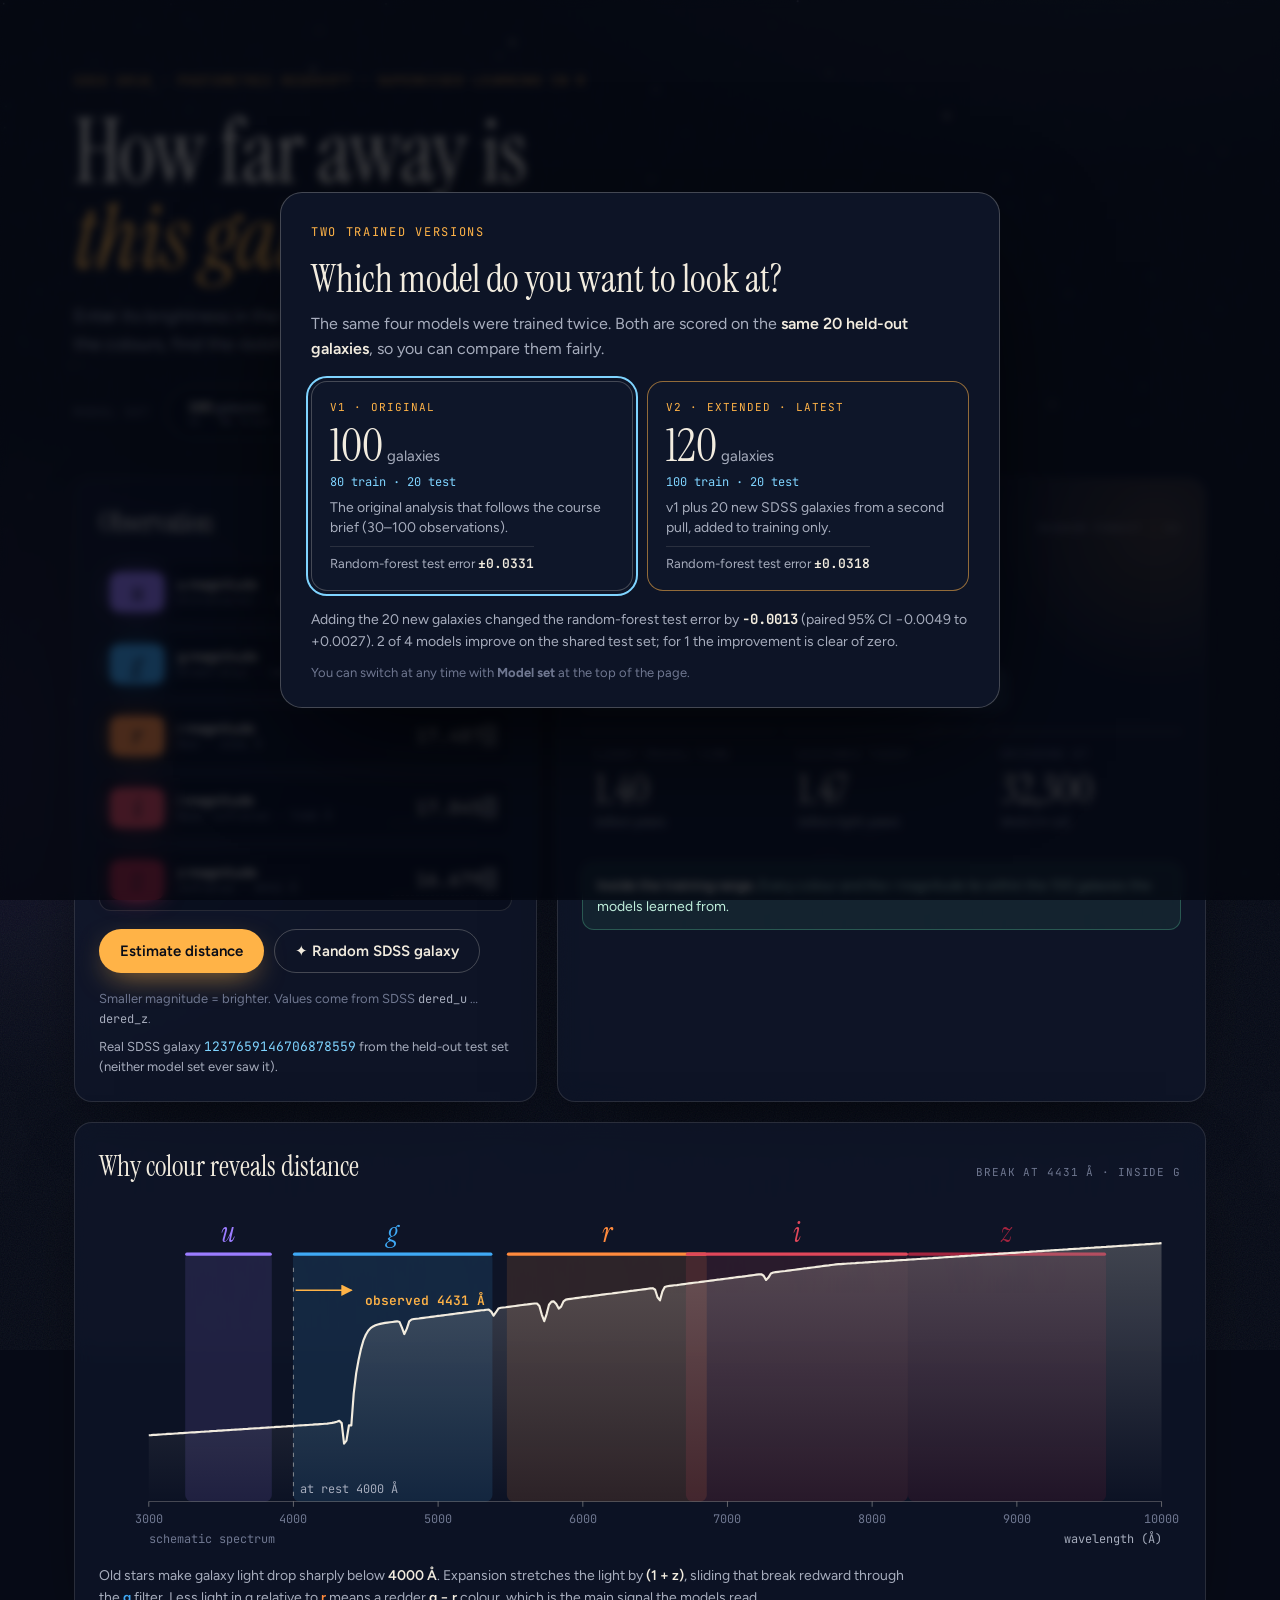
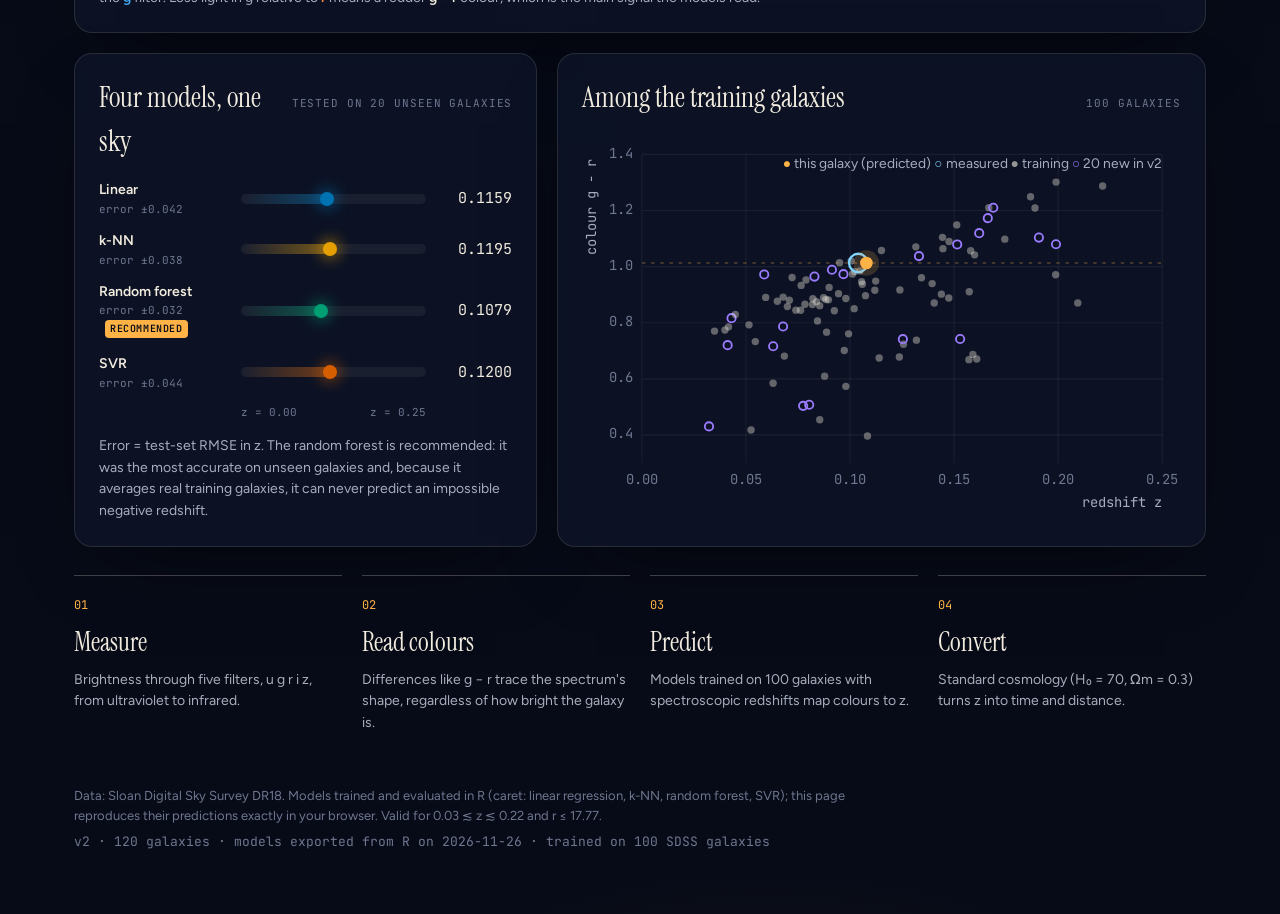
<file: sdss-photoz-r/site/index.html>
<!doctype html>
<html lang="en">
<head>
  <meta charset="utf-8">
  <meta name="viewport" content="width=device-width, initial-scale=1">
  <title>Galaxy Redshift Lab</title>
  <meta name="description" content="Estimate how far away a galaxy is from its brightness in the five SDSS filters, using machine-learning models trained in R on SDSS DR18 data.">
  <link rel="icon" href="data:image/svg+xml,%3Csvg xmlns='http://www.w3.org/2000/svg' viewBox='0 0 64 64'%3E%3Ccircle cx='32' cy='32' r='30' fill='%23070b17'/%3E%3Cellipse cx='32' cy='32' rx='22' ry='8' fill='none' stroke='%23ffb347' stroke-width='3' transform='rotate(-25 32 32)'/%3E%3Ccircle cx='32' cy='32' r='5' fill='%23f2ecdf'/%3E%3C/svg%3E">
  <link rel="preconnect" href="https://fonts.googleapis.com">
  <link rel="preconnect" href="https://fonts.gstatic.com" crossorigin>
  <link href="https://fonts.googleapis.com/css2?family=Instrument+Serif:ital@0;1&family=Figtree:wght@400;500;600&family=JetBrains+Mono:wght@400;600&display=swap" rel="stylesheet">
  <link rel="stylesheet" href="styles.css">
</head>
<body>
  <canvas id="sky" aria-hidden="true"></canvas>
  <div class="grain" aria-hidden="true"></div>

  <header class="masthead reveal" style="--d:0">
    <p class="kicker">SDSS DR18 · photometric redshift · supervised learning in R</p>
    <h1>How far away is <em>this galaxy?</em></h1>
    <p class="lede">Enter its brightness in the five Sloan filters. Four models trained on real
      galaxies read the colours, find the redshift, and turn it into a distance.</p>
    <div class="version-bar" role="group" aria-label="Choose which trained model set to use">
      <span class="version-label">Model set</span>
      <div class="seg" id="version-seg"></div>
      <button type="button" class="link-btn" id="version-about">What changed?</button>
    </div>
  </header>

  <!-- Version chooser: shown on the first visit, and from "What changed?" -->
  <dialog id="chooser" class="chooser" aria-labelledby="chooser-title">
    <form method="dialog" class="chooser-inner">
      <p class="kicker">Two trained versions</p>
      <h2 id="chooser-title">Which model do you want to look at?</h2>
      <p class="chooser-lede">The same four models were trained twice. Both are scored on the
        <b>same <span class="js-ntest">20</span> held-out galaxies</b>, so you can compare them fairly.</p>
      <div class="choices" id="choices"></div>
      <p class="chooser-note" id="chooser-note"></p>
      <p class="chooser-foot">You can switch at any time with <b>Model set</b> at the top of the page.</p>
    </form>
  </dialog>

  <main class="layout">
    <!-- Observation panel -->
    <section class="panel observe reveal" style="--d:1" aria-labelledby="observe-title">
      <div class="panel-head">
        <h2 id="observe-title">Observation</h2>
        <span class="tag">de-reddened magnitudes</span>
      </div>
      <form id="mag-form" novalidate>
        <div id="mag-inputs" class="mag-grid"></div>
        <p id="form-error" class="form-error" role="alert" hidden></p>
        <div class="actions">
          <button type="submit" class="btn primary">Estimate distance</button>
          <button type="button" id="random-btn" class="btn ghost">
            <span aria-hidden="true">✦</span> Random SDSS galaxy
          </button>
        </div>
      </form>
      <p class="hint">Smaller magnitude = brighter. Values come from SDSS
        <code>dered_u</code> … <code>dered_z</code>.</p>
      <p id="source-note" class="source-note"></p>
    </section>

    <!-- Result panel -->
    <section class="panel result reveal" style="--d:2" aria-live="polite" aria-labelledby="result-title">
      <div class="panel-head">
        <h2 id="result-title">Estimated redshift</h2>
        <span class="tag" id="model-tag">random forest</span>
      </div>
      <div class="z-readout">
        <span class="z-label">z =</span>
        <span id="z-value" class="z-value">—</span>
      </div>
      <div id="truth" class="truth" hidden></div>
      <dl class="facts">
        <div><dt>Light travel time</dt><dd><span id="lookback">—</span><small>billion years</small></dd></div>
        <div><dt>Distance today</dt><dd><span id="distance">—</span><small>billion light-years</small></dd></div>
        <div><dt>Receding at</dt><dd><span id="velocity">—</span><small>km/s (≈ cz)</small></dd></div>
      </dl>
      <div id="validity" class="validity"></div>
    </section>

    <!-- Spectrum strip -->
    <section class="panel spectrum reveal" style="--d:3" aria-labelledby="spec-title">
      <div class="panel-head">
        <h2 id="spec-title">Why colour reveals distance</h2>
        <span class="tag mono" id="break-tag">4000 Å break</span>
      </div>
      <svg id="spectrum-svg" viewBox="0 0 1000 320" role="img"
           aria-label="Schematic galaxy spectrum with the 4000 Ångström break shifted by the predicted redshift across the SDSS filters"></svg>
      <p class="caption">Old stars make galaxy light drop sharply below <b>4000 Å</b>. Expansion
        stretches the light by <b>(1 + z)</b>, sliding that break redward through the
        <span class="band-g">g</span> filter. Less light in g relative to
        <span class="band-r">r</span> means a redder <b>g − r</b> colour, which is the main signal the models read.</p>
    </section>

    <!-- Models -->
    <section class="panel models reveal" style="--d:4" aria-labelledby="models-title">
      <div class="panel-head">
        <h2 id="models-title">Four models, one sky</h2>
        <span class="tag" id="test-tag">tested on 20 unseen galaxies</span>
      </div>
      <div id="model-rows" class="model-rows"></div>
      <p class="caption">Error = test-set RMSE in z. The random forest is recommended: it was the
        most accurate on unseen galaxies and, because it averages real training galaxies,
        it can never predict an impossible negative redshift.</p>
    </section>

    <!-- Context scatter -->
    <section class="panel context reveal" style="--d:5" aria-labelledby="context-title">
      <div class="panel-head">
        <h2 id="context-title">Among the training galaxies</h2>
        <span class="tag" id="ntrain-tag">80 galaxies</span>
      </div>
      <svg id="context-svg" viewBox="0 0 520 330" role="img"
           aria-label="Scatter plot of g minus r colour against redshift for the training galaxies, with this galaxy highlighted"></svg>
    </section>

    <!-- How it works -->
    <section class="steps reveal" style="--d:6" aria-label="How it works">
      <ol>
        <li><span class="num">01</span><h3>Measure</h3><p>Brightness through five filters, u g r i z, from ultraviolet to infrared.</p></li>
        <li><span class="num">02</span><h3>Read colours</h3><p>Differences like g − r trace the spectrum's shape, regardless of how bright the galaxy is.</p></li>
        <li><span class="num">03</span><h3>Predict</h3><p>Models trained on <span id="steps-ntrain">80</span> galaxies with spectroscopic redshifts map colours to z.</p></li>
        <li><span class="num">04</span><h3>Convert</h3><p>Standard cosmology (H₀ = 70, Ωm = 0.3) turns z into time and distance.</p></li>
      </ol>
    </section>
  </main>

  <footer class="footer reveal" style="--d:7">
    <p>Data: Sloan Digital Sky Survey DR18. Models trained and evaluated in R (caret: linear regression,
      k-NN, random forest, SVR); this page reproduces their predictions exactly in your browser.
      Valid for 0.03 ≲ z ≲ 0.22 and r ≤ 17.77.</p>
    <p class="mono" id="build-info"></p>
  </footer>

  <script src="models/manifest.js"></script>
  <script src="predict.js"></script>
  <script src="app.js"></script>
</body>
</html>
</file>
<file: sdss-photoz-r/site/styles.css>
/* Galaxy Redshift Lab: observatory-at-night theme */
:root {
  --ink: #070b17;
  --ink-2: #0d1426;
  --panel: rgba(16, 24, 44, 0.66);
  --line: rgba(242, 236, 223, 0.12);
  --line-strong: rgba(242, 236, 223, 0.24);
  --star: #f2ecdf;
  --muted: #a7adbd;
  --faint: #6f7790;
  --amber: #ffb347;
  --amber-soft: rgba(255, 179, 71, 0.14);
  --cyan: #7fd4ff;
  --warn: #ff7a59;
  --ok: #5fd3a0;
  /* SDSS filters, coloured by real wavelength */
  --u: #9b7cff;
  --g: #3fa9f5;
  --r: #ff8a3d;
  --i: #e0475a;
  --z: #a3243f;
  --serif: "Instrument Serif", "Times New Roman", serif;
  --sans: "Figtree", system-ui, sans-serif;
  --mono: "JetBrains Mono", ui-monospace, monospace;
  --radius: 18px;
}

* { box-sizing: border-box; }

html { background: var(--ink); }

body {
  margin: 0;
  min-height: 100vh;
  color: var(--star);
  font-family: var(--sans);
  font-size: 16px;
  line-height: 1.55;
  background:
    radial-gradient(1200px 700px at 85% -10%, rgba(127, 212, 255, 0.10), transparent 60%),
    radial-gradient(900px 600px at -10% 30%, rgba(155, 124, 255, 0.10), transparent 60%),
    radial-gradient(800px 500px at 60% 110%, rgba(255, 179, 71, 0.08), transparent 60%),
    var(--ink);
  overflow-x: hidden;
}

#sky { position: fixed; inset: 0; width: 100%; height: 100%; z-index: 0; pointer-events: none; }

.grain {
  position: fixed; inset: -50%; z-index: 1; pointer-events: none; opacity: 0.07;
  background-image: url("data:image/svg+xml,%3Csvg xmlns='http://www.w3.org/2000/svg' width='160' height='160'%3E%3Cfilter id='n'%3E%3CfeTurbulence type='fractalNoise' baseFrequency='0.85' numOctaves='2' stitchTiles='stitch'/%3E%3C/filter%3E%3Crect width='100%25' height='100%25' filter='url(%23n)'/%3E%3C/svg%3E");
}

.masthead, .layout, .footer { position: relative; z-index: 2; }

/* ---------- Masthead ---------- */
.masthead {
  max-width: 1180px;
  margin: 0 auto;
  padding: 72px 24px 28px;
}
.kicker {
  font-family: var(--mono);
  font-size: 12px;
  letter-spacing: 0.14em;
  text-transform: uppercase;
  color: var(--amber);
  margin: 0 0 18px;
}
h1 {
  font-family: var(--serif);
  font-weight: 400;
  font-size: clamp(44px, 7vw, 88px);
  line-height: 0.98;
  letter-spacing: -0.01em;
  margin: 0;
  max-width: 12ch;
}
h1 em { font-style: italic; color: var(--amber); }
.lede { color: var(--muted); font-size: 18px; max-width: 58ch; margin: 22px 0 0; }

/* ---------- Layout ---------- */
.layout {
  max-width: 1180px;
  margin: 0 auto;
  padding: 12px 24px 24px;
  display: grid;
  grid-template-columns: 5fr 7fr;
  gap: 20px;
}
.spectrum { grid-column: 1 / -1; }
.models { grid-column: 1 / 2; }
.context { grid-column: 2 / 3; }
.steps { grid-column: 1 / -1; }

.panel {
  background: var(--panel);
  border: 1px solid var(--line);
  border-radius: var(--radius);
  padding: 22px 24px 24px;
  backdrop-filter: blur(10px);
  -webkit-backdrop-filter: blur(10px);
  box-shadow: 0 30px 80px -40px rgba(0, 0, 0, 0.8);
}
.panel-head {
  display: flex; align-items: baseline; justify-content: space-between; gap: 12px;
  margin-bottom: 16px;
}
h2 {
  font-family: var(--serif);
  font-weight: 400;
  font-size: 28px;
  margin: 0;
}
.tag {
  font-family: var(--mono);
  font-size: 11px;
  letter-spacing: 0.08em;
  text-transform: uppercase;
  color: var(--faint);
  white-space: nowrap;
}
.mono { font-family: var(--mono); }

/* ---------- Observation inputs ---------- */
.mag-grid { display: grid; gap: 10px; }
.mag {
  display: grid;
  grid-template-columns: 54px 1fr auto;
  align-items: center;
  gap: 14px;
  padding: 10px 12px 10px 10px;
  border: 1px solid var(--line);
  border-radius: 12px;
  background: rgba(7, 11, 23, 0.55);
  transition: border-color .2s ease, background .2s ease;
}
.mag:focus-within { border-color: var(--band); background: rgba(7, 11, 23, 0.85); }
.mag .chip {
  display: grid; place-items: center;
  width: 54px; height: 40px;
  border-radius: 9px;
  font-family: var(--serif);
  font-style: italic;
  font-size: 26px;
  color: var(--ink);
  background: var(--band);
  box-shadow: 0 0 24px -6px var(--band);
}
.mag label { display: flex; flex-direction: column; line-height: 1.2; }
.mag label span:first-child { font-weight: 600; font-size: 14px; }
.mag label span:last-child { font-family: var(--mono); font-size: 11px; color: var(--faint); }
.mag input {
  width: 108px;
  font-family: var(--mono);
  font-size: 18px;
  color: var(--star);
  background: transparent;
  border: none;
  border-bottom: 1px dashed var(--line-strong);
  padding: 4px 2px;
  text-align: right;
  outline: none;
}
.mag input:focus { border-bottom-color: var(--band); }
.mag input[aria-invalid="true"] { color: var(--warn); border-bottom-color: var(--warn); }
.mag input::-webkit-inner-spin-button { opacity: 0.35; }

.actions { display: flex; flex-wrap: wrap; gap: 10px; margin-top: 18px; }
.btn {
  font-family: var(--sans);
  font-weight: 600;
  font-size: 15px;
  border-radius: 999px;
  padding: 12px 20px;
  cursor: pointer;
  border: 1px solid transparent;
  transition: transform .15s ease, box-shadow .2s ease, background .2s ease, border-color .2s ease;
}
.btn:active { transform: translateY(1px) scale(0.99); }
.btn:focus-visible { outline: 2px solid var(--cyan); outline-offset: 3px; }
.btn.primary {
  background: var(--amber);
  color: var(--ink);
  box-shadow: 0 10px 30px -10px rgba(255, 179, 71, 0.7);
}
.btn.primary:hover { box-shadow: 0 14px 40px -10px rgba(255, 179, 71, 0.95); }
.btn.ghost { background: transparent; color: var(--star); border-color: var(--line-strong); }
.btn.ghost:hover { border-color: var(--cyan); color: var(--cyan); }

.form-error {
  margin: 12px 0 0;
  color: var(--warn);
  font-size: 14px;
}
.hint { color: var(--faint); font-size: 13px; margin: 16px 0 0; }
.hint code, .caption code { font-family: var(--mono); font-size: 12px; color: var(--muted); }
.source-note { color: var(--muted); font-size: 13px; margin: 8px 0 0; min-height: 1.2em; }
.source-note b { font-family: var(--mono); font-weight: 400; color: var(--cyan); }

/* ---------- Result ---------- */
.result { position: relative; overflow: hidden; }
.result::after {
  content: "";
  position: absolute; right: -120px; top: -120px;
  width: 340px; height: 340px; border-radius: 50%;
  background: radial-gradient(circle, rgba(255, 179, 71, 0.18), transparent 65%);
  pointer-events: none;
}
.z-readout { display: flex; align-items: baseline; gap: 16px; margin: 4px 0 6px; }
.z-label { font-family: var(--serif); font-style: italic; font-size: 40px; color: var(--muted); }
.z-value {
  font-family: var(--mono);
  font-weight: 600;
  font-size: clamp(56px, 8vw, 92px);
  line-height: 1;
  letter-spacing: -0.03em;
  color: var(--amber);
  text-shadow: 0 0 40px rgba(255, 179, 71, 0.35);
  font-variant-numeric: tabular-nums;
}
.truth {
  display: inline-flex; flex-wrap: wrap; align-items: center; gap: 8px 14px;
  margin: 6px 0 4px;
  padding: 8px 12px;
  border-radius: 10px;
  background: rgba(127, 212, 255, 0.08);
  border: 1px solid rgba(127, 212, 255, 0.25);
  font-size: 14px;
  color: var(--muted);
}
.truth b { font-family: var(--mono); color: var(--cyan); font-weight: 600; }

.facts {
  display: grid;
  grid-template-columns: repeat(3, 1fr);
  gap: 10px;
  margin: 18px 0 0;
}
.facts div {
  padding: 14px 14px 12px;
  border-top: 1px solid var(--line-strong);
}
.facts dt {
  font-family: var(--mono);
  font-size: 11px;
  letter-spacing: 0.08em;
  text-transform: uppercase;
  color: var(--faint);
}
.facts dd { margin: 6px 0 0; }
.facts dd span {
  display: block;
  font-family: var(--serif);
  font-size: 40px;
  line-height: 1;
  font-variant-numeric: tabular-nums;
}
.facts dd small { color: var(--muted); font-size: 13px; }

.validity {
  margin-top: 18px;
  padding: 12px 14px;
  border-radius: 12px;
  font-size: 14px;
  line-height: 1.45;
}
.validity.ok { background: rgba(95, 211, 160, 0.08); border: 1px solid rgba(95, 211, 160, 0.3); color: #bfeedb; }
.validity.warn { background: rgba(255, 122, 89, 0.09); border: 1px solid rgba(255, 122, 89, 0.4); color: #ffd3c6; }
.validity strong { color: var(--star); }

/* ---------- Spectrum ---------- */
#spectrum-svg, #context-svg { width: 100%; height: auto; display: block; }
.caption { color: var(--muted); font-size: 14px; margin: 14px 0 0; max-width: 92ch; }
.caption b { color: var(--star); font-weight: 600; }
.band-g { color: var(--g); font-weight: 600; }
.band-r { color: var(--r); font-weight: 600; }

/* ---------- Models ---------- */
.model-rows { display: grid; gap: 12px; }
.model-row {
  display: grid;
  grid-template-columns: 130px 1fr 74px;
  align-items: center;
  gap: 12px;
}
.model-row .name { font-weight: 600; font-size: 14px; }
.model-row .name small { display: block; font-weight: 400; color: var(--faint); font-family: var(--mono); font-size: 11px; }
.model-row .track {
  position: relative; height: 10px; border-radius: 999px;
  background: rgba(242, 236, 223, 0.06);
}
.model-row .dot {
  position: absolute; top: 50%; width: 14px; height: 14px; border-radius: 50%;
  transform: translate(-50%, -50%);
  background: var(--c);
  box-shadow: 0 0 16px var(--c);
  transition: left .9s cubic-bezier(.2, .8, .2, 1);
}
.model-row .bar {
  position: absolute; top: 0; bottom: 0; left: 0; border-radius: 999px;
  background: linear-gradient(90deg, transparent, color-mix(in srgb, var(--c) 45%, transparent));
  transition: width .9s cubic-bezier(.2, .8, .2, 1);
}
.model-row .val { font-family: var(--mono); font-size: 15px; text-align: right; font-variant-numeric: tabular-nums; }
.model-row.recommended .name::after {
  content: "recommended";
  display: inline-block; margin-left: 6px;
  font-family: var(--mono); font-size: 10px; letter-spacing: .06em; text-transform: uppercase;
  color: var(--ink); background: var(--amber); border-radius: 4px; padding: 1px 5px;
  vertical-align: 2px;
}
.model-row.bad .val { color: var(--warn); }
.axis-note { display: flex; justify-content: space-between; margin-left: 142px; margin-right: 86px; font-family: var(--mono); font-size: 11px; color: var(--faint); }

/* ---------- Steps ---------- */
.steps ol {
  list-style: none; margin: 8px 0 0; padding: 0;
  display: grid; grid-template-columns: repeat(4, 1fr); gap: 20px;
}
.steps li { border-top: 1px solid var(--line-strong); padding-top: 16px; }
.steps .num { font-family: var(--mono); font-size: 12px; color: var(--amber); }
.steps h3 { font-family: var(--serif); font-weight: 400; font-size: 26px; margin: 6px 0 6px; }
.steps p { color: var(--muted); font-size: 14px; margin: 0; }

/* ---------- Footer ---------- */
.footer {
  max-width: 1180px; margin: 0 auto; padding: 28px 24px 56px;
  color: var(--faint); font-size: 13px;
}
.footer p { margin: 0 0 6px; max-width: 100ch; }

/* ---------- Motion ---------- */
.reveal { opacity: 0; transform: translateY(14px); animation: rise .8s cubic-bezier(.2, .8, .2, 1) forwards; animation-delay: calc(var(--d) * 90ms); }
@keyframes rise { to { opacity: 1; transform: none; } }
.pulse { animation: pulse .7s ease; }
@keyframes pulse { 0% { text-shadow: 0 0 0 rgba(255,179,71,0); } 40% { text-shadow: 0 0 60px rgba(255,179,71,.8); } 100% { text-shadow: 0 0 40px rgba(255,179,71,.35); } }

@media (prefers-reduced-motion: reduce) {
  .reveal { animation: none; opacity: 1; transform: none; }
  .model-row .dot, .model-row .bar { transition: none; }
  .pulse { animation: none; }
}

/* ---------- Responsive ---------- */
@media (max-width: 920px) {
  .layout { grid-template-columns: 1fr; }
  .models, .context { grid-column: 1 / -1; }
  .steps ol { grid-template-columns: 1fr 1fr; }
}
@media (max-width: 560px) {
  .masthead { padding: 44px 16px 18px; }
  .layout { padding: 8px 16px 16px; gap: 14px; }
  .panel { padding: 18px 16px 20px; }
  .facts { grid-template-columns: 1fr; }
  .facts dd span { font-size: 34px; }
  .mag { grid-template-columns: 46px 1fr auto; }
  .mag .chip { width: 46px; }
  .mag input { width: 92px; }
  .model-row { grid-template-columns: 104px 1fr 64px; }
  .axis-note { margin-left: 116px; margin-right: 76px; }
  .steps ol { grid-template-columns: 1fr; }
  .panel-head { flex-wrap: wrap; }
}

/* Charts: keep SVG text readable when the chart is scaled down on phones */
#context-svg text { font-size: 12px; }
@media (max-width: 560px) {
  #spectrum-svg text:not(.band-label) { font-size: 22px; }
  #spectrum-svg .band-label { font-size: 34px; }
  #context-svg text { font-size: 15px; }
}

/* ---------- Model-set switch (v1 / v2, D-018) ---------- */
.version-bar {
  display: flex; flex-wrap: wrap; align-items: center; gap: 12px 16px;
  margin-top: 28px;
}
.version-label {
  font-family: var(--mono); font-size: 11px; letter-spacing: 0.14em;
  text-transform: uppercase; color: var(--faint);
}
.seg {
  display: inline-flex; padding: 4px; gap: 4px;
  border: 1px solid var(--line-strong); border-radius: 999px;
  background: rgba(7, 11, 23, 0.55);
}
.seg-btn {
  appearance: none; border: 0; cursor: pointer;
  border-radius: 999px; padding: 7px 16px 6px;
  background: transparent; color: var(--muted);
  font: 500 14px/1.15 var(--sans); text-align: left;
  transition: background .2s ease, color .2s ease;
}
.seg-btn b { font-family: var(--mono); font-weight: 600; color: var(--star); }
.seg-btn small { display: block; font-family: var(--mono); font-size: 10px; letter-spacing: 0.04em; color: var(--faint); }
.seg-btn:hover { color: var(--star); }
.seg-btn.active { background: var(--amber); color: var(--ink); }
.seg-btn.active b, .seg-btn.active small { color: var(--ink); }
.seg-btn:focus-visible, .link-btn:focus-visible, .choice:focus-visible { outline: 2px solid var(--cyan); outline-offset: 3px; }
.link-btn {
  appearance: none; border: 0; background: none; cursor: pointer; padding: 4px 2px;
  color: var(--cyan); font: 500 14px var(--sans);
  text-decoration: underline; text-decoration-color: rgba(127, 212, 255, 0.4); text-underline-offset: 4px;
}

/* ---------- Version chooser dialog ---------- */
.chooser {
  width: min(720px, calc(100vw - 32px)); max-height: calc(100vh - 32px);
  padding: 0; border: 1px solid var(--line-strong); border-radius: 22px;
  background: var(--ink-2); color: var(--star);
  box-shadow: 0 40px 120px -30px rgba(0, 0, 0, 0.9);
}
.chooser::backdrop { background: rgba(4, 6, 14, 0.72); backdrop-filter: blur(4px); }
.chooser-inner { padding: 30px 30px 24px; }
.chooser h2 { font-size: clamp(28px, 4vw, 38px); line-height: 1.05; }
.chooser-lede { color: var(--muted); margin: 12px 0 20px; }
.chooser-lede b { color: var(--star); font-weight: 600; }
.choices { display: grid; grid-template-columns: 1fr 1fr; gap: 14px; }
.choice {
  appearance: none; cursor: pointer; text-align: left;
  display: flex; flex-direction: column; gap: 6px;
  padding: 18px 18px 16px; border-radius: 16px;
  border: 1px solid var(--line-strong); background: rgba(16, 24, 44, 0.7);
  color: var(--star); font: 400 14px/1.45 var(--sans);
  transition: border-color .2s ease, transform .2s ease, box-shadow .2s ease;
}
.choice:hover { border-color: var(--amber); transform: translateY(-2px); box-shadow: 0 18px 40px -24px rgba(255, 179, 71, 0.8); }
.choice.latest { border-color: rgba(255, 179, 71, 0.55); }
.choice-id { font-family: var(--mono); font-size: 11px; letter-spacing: 0.1em; text-transform: uppercase; color: var(--amber); }
.choice-n { font-family: var(--serif); font-size: 46px; line-height: 1; }
.choice-n small { font-family: var(--sans); font-size: 15px; color: var(--muted); }
.choice-split { font-family: var(--mono); font-size: 12px; color: var(--cyan); }
.choice-desc { color: var(--muted); }
.choice-metric { font-size: 13px; color: var(--muted); border-top: 1px solid var(--line); padding-top: 8px; margin-top: 2px; }
.choice-metric b { font-family: var(--mono); color: var(--star); font-weight: 600; }
.chooser-note { color: var(--muted); font-size: 14px; margin: 18px 0 0; }
.chooser-note b { font-family: var(--mono); color: var(--star); }
.chooser-foot { color: var(--faint); font-size: 13px; margin: 10px 0 0; }

@media (max-width: 560px) {
  .choices { grid-template-columns: 1fr; }
  .chooser-inner { padding: 22px 18px 18px; }
  .choice-n { font-size: 38px; }
  .seg-btn { padding: 6px 12px 5px; }
}
</file>
